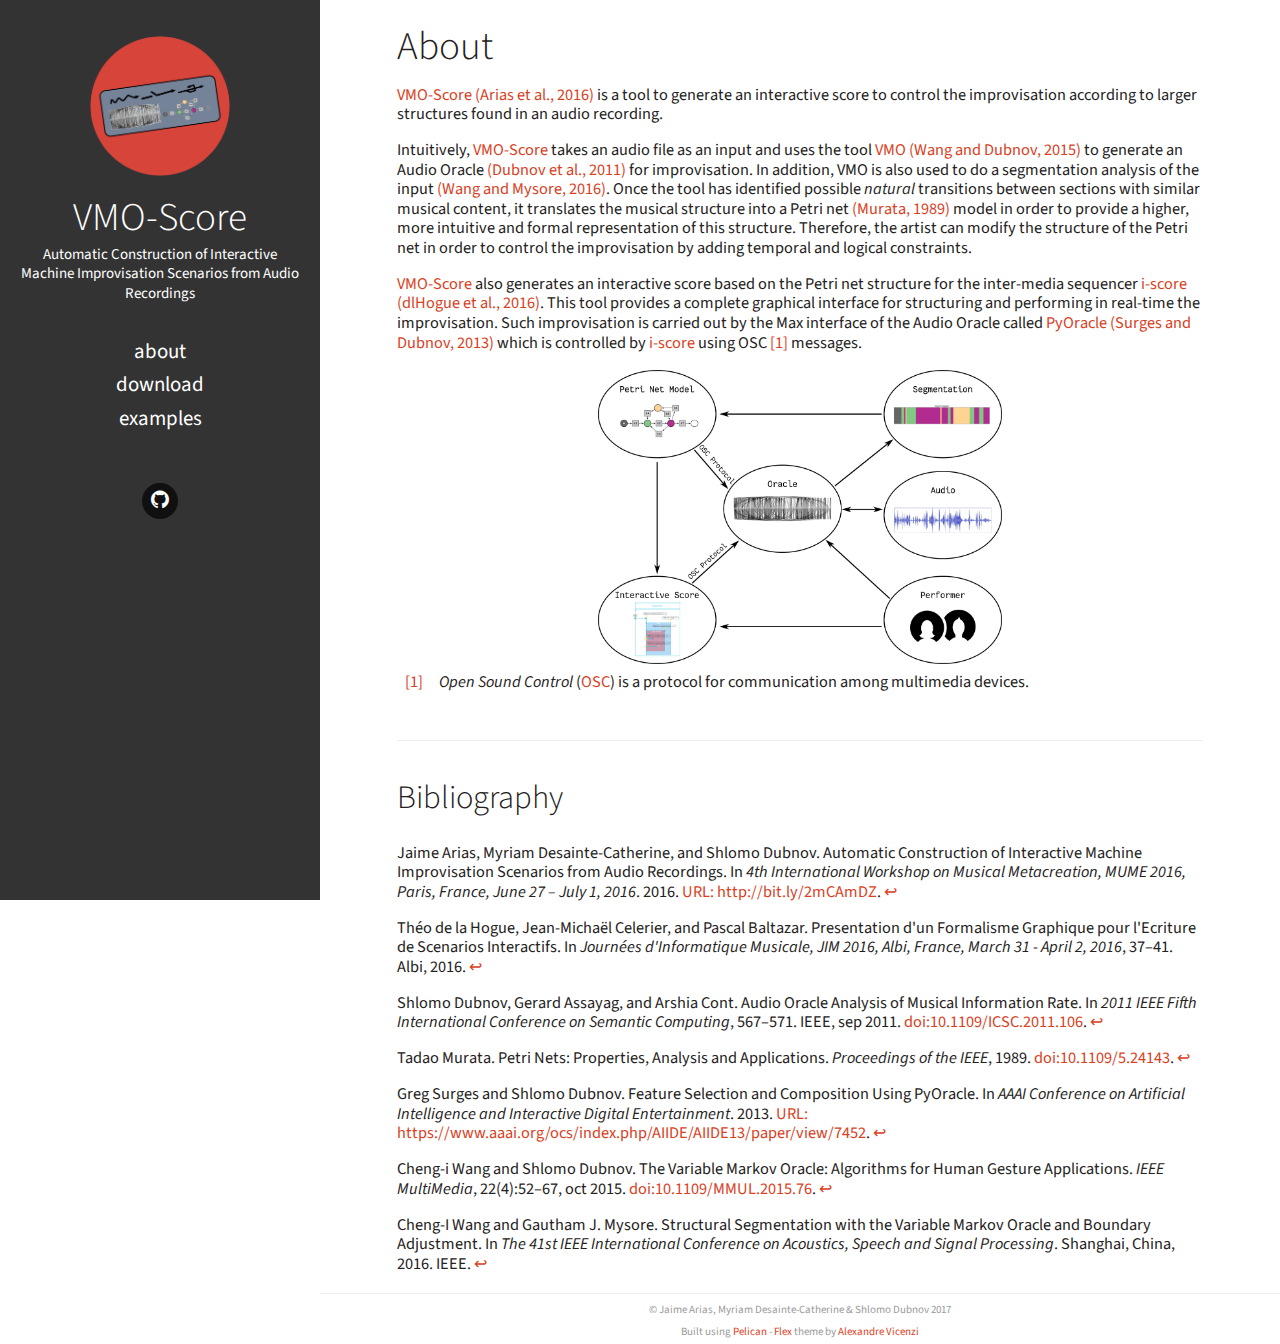
<file: index.html>
<!DOCTYPE html>
<html lang="en">
<head>
  <link href='//fonts.googleapis.com/css?family=Source+Sans+Pro:300,400,700,400italic' rel='stylesheet' type='text/css'>

    <link rel="stylesheet" type="text/css" href="https://vmo-score.github.io/theme/stylesheet/style.min.css">

  <link rel="stylesheet" type="text/css" href="https://vmo-score.github.io/theme/pygments/github.min.css">
  <link rel="stylesheet" type="text/css" href="https://vmo-score.github.io/theme/font-awesome/css/font-awesome.min.css">


    <link href="https://vmo-score.github.io/feeds/all.atom.xml" type="application/atom+xml" rel="alternate" title="Interactive Machine Improvisation Scenarios Atom">


    <link rel="shortcut icon" href="/theme/img/favicon.ico" type="image/x-icon">
    <link rel="icon" href="/theme/img/favicon.ico" type="image/x-icon">

  <meta charset="utf-8" />
  <meta name="viewport" content="width=device-width, initial-scale=1.0" />
  <meta name="robots" content="" />


    <meta name="author" content="Jaime Arias, Myriam Desainte-Catherine &amp; Shlomo Dubnov" />
    <meta name="description" content="" />
<meta property="og:site_name" content="Interactive Machine Improvisation Scenarios"/>
<meta property="og:type" content="blog"/>
<meta property="og:title" content="Interactive Machine Improvisation Scenarios"/>
<meta property="og:description" content=""/>
<meta property="og:locale" content="en_US"/>
<meta property="og:url" content="https://vmo-score.github.io"/>

  <title>Interactive Machine Improvisation Scenarios &ndash; About</title>
</head>
<body>
  <aside>
    <div>
      <a href="https://vmo-score.github.io">
        <img src="https://vmo-score.github.io/theme/img/profile.png" alt="VMO-Score" title="VMO-Score">
      </a>
      <h1><a href="https://vmo-score.github.io">VMO-Score</a></h1>
<p>Automatic Construction of Interactive Machine Improvisation
                  Scenarios from Audio Recordings</p>      <nav>
        <ul class="list">
          <li><a href="https://vmo-score.github.io/">About</a></li>
          <li><a href="https://vmo-score.github.io/download.html">Download</a></li>
          <li><a href="https://vmo-score.github.io/examples.html">Examples</a></li>
        </ul>
      </nav>
      <ul class="social">
        <li><a class="sc-github" href="https://github.com/vmo-score/vmo-score" target="_blank"><i class="fa fa-github"></i></a></li>
      </ul>
    </div>
  </aside>
  <main>

<article>
  <header>
    <h1 id="about">About</h1>
  </header>
  <div>
    <p><a class="reference external" href="https://vmo-score.github.io/">VMO-Score</a> <a href='#Arias:2016' id='ref-Arias:2016-1'>(Arias et al., 2016)</a> is a tool to generate an interactive score to control
the improvisation according to larger structures found in an audio recording.</p>
<p>Intuitively, <a class="reference external" href="https://vmo-score.github.io/">VMO-Score</a> takes an audio file as an input and uses the tool <a class="reference external" href="https://github.com/wangsix/vmo">VMO</a>
<a href='#Wang:2015' id='ref-Wang:2015-1'>(Wang and Dubnov, 2015)</a> to generate an Audio Oracle <a href='#Dubnov:2011' id='ref-Dubnov:2011-1'>(Dubnov et al., 2011)</a> for improvisation. In
addition, VMO is also used to do a segmentation analysis of the input
<a href='#Wang2016' id='ref-Wang2016-1'>(Wang and Mysore, 2016)</a>. Once the tool has identified possible <em>natural</em> transitions
between sections with similar musical content, it translates the musical
structure into a Petri net <a href='#Murata:1989' id='ref-Murata:1989-1'>(Murata, 1989)</a> model in order to provide a higher,
more intuitive and formal representation of this structure. Therefore, the
artist can modify the structure of the Petri net in order to control the
improvisation by adding temporal and logical constraints.</p>
<p><a class="reference external" href="https://vmo-score.github.io/">VMO-Score</a> also generates an interactive score based on the Petri net structure
for the inter-media sequencer <a class="reference external" href="http://i-score.org/">i-score</a> <a href='#delaHogue:2016' id='ref-delaHogue:2016-1'>(dlHogue et al., 2016)</a>. This tool provides
a complete graphical interface for structuring and performing in real-time the
improvisation. Such improvisation is carried out by the Max interface of the
Audio Oracle called <a class="reference external" href="https://gitlab.com/himito/PyOracle_I-score">PyOracle</a> <a href='#Surges:2013' id='ref-Surges:2013-1'>(Surges and Dubnov, 2013)</a> which is controlled by <a class="reference external" href="http://i-score.org/">i-score</a>
using OSC <a class="footnote-reference" href="#id2" id="id1">[1]</a> messages.</p>
<img alt="summary" class="align-center" src="https://vmo-score.github.io/images/summary.png" style="width: 50%;" />
<table class="docutils footnote" frame="void" id="id2" rules="none">
<colgroup><col class="label" /><col /></colgroup>
<tbody valign="top">
<tr><td class="label"><a class="fn-backref" href="#id1">[1]</a></td><td><em>Open Sound Control</em> (<a class="reference external" href="http://opensoundcontrol.org/">OSC</a>) is a protocol for communication among multimedia devices.</td></tr>
</tbody>
</table>
<hr>
<h2>Bibliography</h2>
<p id='Arias:2016'>Jaime Arias, Myriam Desainte-Catherine, and Shlomo Dubnov.
Automatic Construction of Interactive Machine Improvisation Scenarios from Audio Recordings.
In <em>4th International Workshop on Musical Metacreation, MUME 2016, Paris, France, June 27 – July 1, 2016</em>. 2016.
<a href="http://bit.ly/2mCAmDZ">URL: http://bit.ly/2mCAmDZ</a>. <a class="cite-backref" href="#ref-Arias:2016-1" title="Jump back to reference 1">↩</a></p>
<p id='delaHogue:2016'>Théo de&nbsp;la Hogue, Jean-Michaël Celerier, and Pascal Baltazar.
Presentation d'un Formalisme Graphique pour l'Ecriture de Scenarios Interactifs.
In <em>Journées d'Informatique Musicale, JIM 2016, Albi, France, March 31 - April 2, 2016</em>, 37&ndash;41. Albi, 2016. <a class="cite-backref" href="#ref-delaHogue:2016-1" title="Jump back to reference 1">↩</a></p>
<p id='Dubnov:2011'>Shlomo Dubnov, Gerard Assayag, and Arshia Cont.
Audio Oracle Analysis of Musical Information Rate.
In <em>2011 IEEE Fifth International Conference on Semantic Computing</em>, 567&ndash;571. IEEE, sep 2011.
<a href="http://dx.doi.org/10.1109/ICSC.2011.106">doi:10.1109/ICSC.2011.106</a>. <a class="cite-backref" href="#ref-Dubnov:2011-1" title="Jump back to reference 1">↩</a></p>
<p id='Murata:1989'>Tadao Murata.
Petri Nets: Properties, Analysis and Applications.
<em>Proceedings of the IEEE</em>, 1989.
<a href="http://dx.doi.org/10.1109/5.24143">doi:10.1109/5.24143</a>. <a class="cite-backref" href="#ref-Murata:1989-1" title="Jump back to reference 1">↩</a></p>
<p id='Surges:2013'>Greg Surges and Shlomo Dubnov.
Feature Selection and Composition Using PyOracle.
In <em>AAAI Conference on Artificial Intelligence and Interactive Digital Entertainment</em>. 2013.
<a href="https://www.aaai.org/ocs/index.php/AIIDE/AIIDE13/paper/view/7452">URL: https://www.aaai.org/ocs/index.php/AIIDE/AIIDE13/paper/view/7452</a>. <a class="cite-backref" href="#ref-Surges:2013-1" title="Jump back to reference 1">↩</a></p>
<p id='Wang:2015'>Cheng-i Wang and Shlomo Dubnov.
The Variable Markov Oracle: Algorithms for Human Gesture Applications.
<em>IEEE MultiMedia</em>, 22(4):52&ndash;67, oct 2015.
<a href="http://dx.doi.org/10.1109/MMUL.2015.76">doi:10.1109/MMUL.2015.76</a>. <a class="cite-backref" href="#ref-Wang:2015-1" title="Jump back to reference 1">↩</a></p>
<p id='Wang2016'>Cheng-I Wang and Gautham&nbsp;J. Mysore.
Structural Segmentation with the Variable Markov Oracle and Boundary Adjustment.
In <em>The 41st IEEE International Conference on Acoustics, Speech and Signal Processing</em>. Shanghai, China, 2016. IEEE. <a class="cite-backref" href="#ref-Wang2016-1" title="Jump back to reference 1">↩</a></p>

  </div>
</article>

    <footer>
        <p>&copy; Jaime Arias, Myriam Desainte-Catherine &amp; Shlomo Dubnov 2017</p>
<p>Built using <a href="http://getpelican.com" target="_blank">Pelican</a> - <a href="https://github.com/alexandrevicenzi/flex" target="_blank">Flex</a> theme by <a href="http://alexandrevicenzi.com" target="_blank">Alexandre Vicenzi</a></p>    </footer>
  </main>





</body>
</html>
</file>
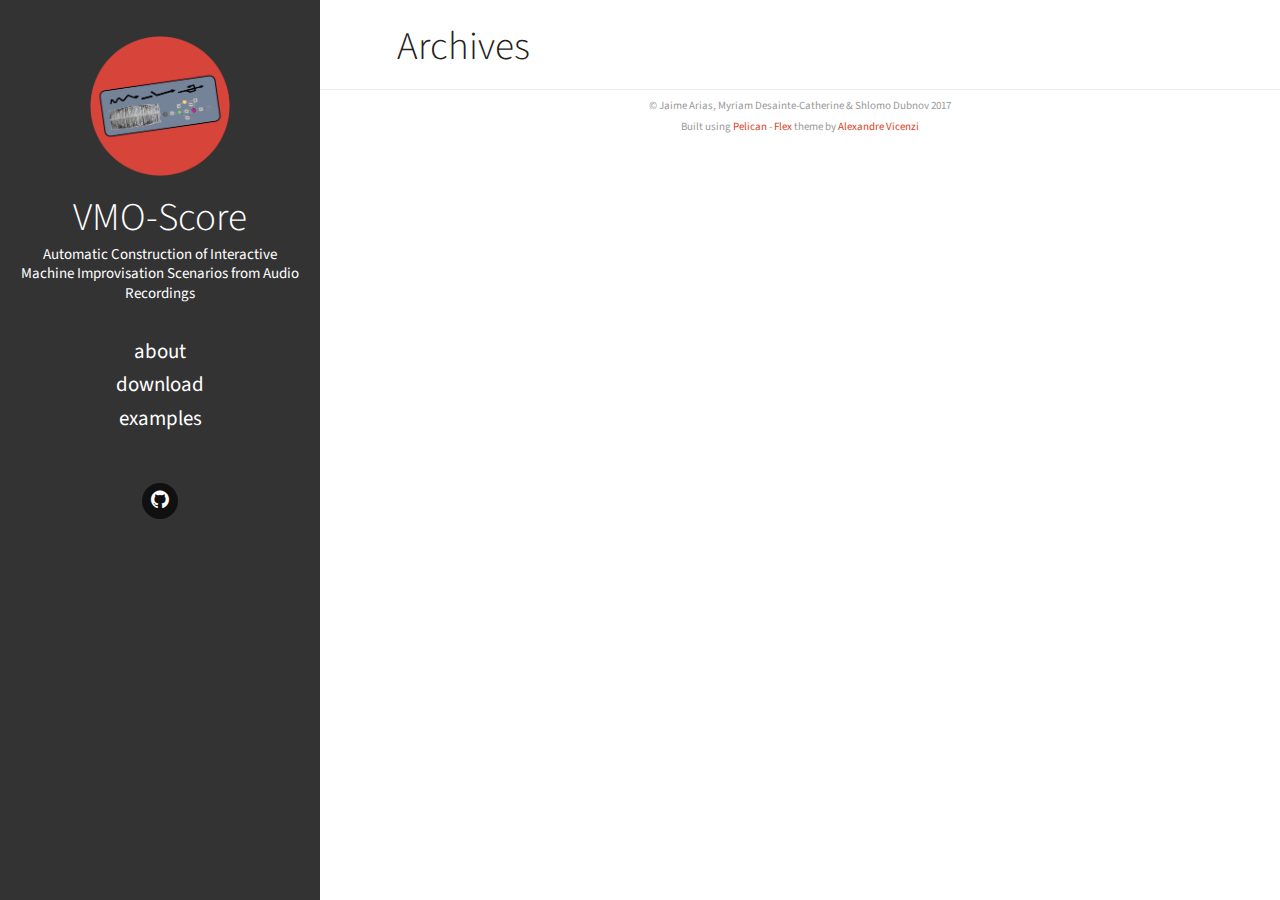
<file: archives.html>
<!DOCTYPE html>
<html lang="en">
<head>
  <link href='//fonts.googleapis.com/css?family=Source+Sans+Pro:300,400,700,400italic' rel='stylesheet' type='text/css'>

    <link rel="stylesheet" type="text/css" href="https://vmo-score.github.io/theme/stylesheet/style.min.css">

  <link rel="stylesheet" type="text/css" href="https://vmo-score.github.io/theme/pygments/github.min.css">
  <link rel="stylesheet" type="text/css" href="https://vmo-score.github.io/theme/font-awesome/css/font-awesome.min.css">


    <link href="https://vmo-score.github.io/feeds/all.atom.xml" type="application/atom+xml" rel="alternate" title="Interactive Machine Improvisation Scenarios Atom">


    <link rel="shortcut icon" href="/theme/img/favicon.ico" type="image/x-icon">
    <link rel="icon" href="/theme/img/favicon.ico" type="image/x-icon">

  <meta charset="utf-8" />
  <meta name="viewport" content="width=device-width, initial-scale=1.0" />
  <meta name="robots" content="" />


    <meta name="author" content="Jaime Arias, Myriam Desainte-Catherine &amp; Shlomo Dubnov" />
    <meta name="description" content="" />
<meta property="og:site_name" content="Interactive Machine Improvisation Scenarios"/>
<meta property="og:type" content="blog"/>
<meta property="og:title" content="Interactive Machine Improvisation Scenarios"/>
<meta property="og:description" content=""/>
<meta property="og:locale" content="en_US"/>
<meta property="og:url" content="https://vmo-score.github.io"/>

  <title>Interactive Machine Improvisation Scenarios &ndash; Archives</title>
</head>
<body>
  <aside>
    <div>
      <a href="https://vmo-score.github.io">
        <img src="https://vmo-score.github.io/theme/img/profile.png" alt="VMO-Score" title="VMO-Score">
      </a>
      <h1><a href="https://vmo-score.github.io">VMO-Score</a></h1>
<p>Automatic Construction of Interactive Machine Improvisation
                  Scenarios from Audio Recordings</p>      <nav>
        <ul class="list">
          <li><a href="https://vmo-score.github.io/">About</a></li>
          <li><a href="https://vmo-score.github.io/download.html">Download</a></li>
          <li><a href="https://vmo-score.github.io/examples.html">Examples</a></li>
        </ul>
      </nav>
      <ul class="social">
        <li><a class="sc-github" href="https://github.com/vmo-score/vmo-score" target="_blank"><i class="fa fa-github"></i></a></li>
      </ul>
    </div>
  </aside>
  <main>

<article>
  <header>
    <h1>Archives</h1>
  </header>
  <div>
    <dl>
    </dl>
  </div>
</article>

    <footer>
        <p>&copy; Jaime Arias, Myriam Desainte-Catherine &amp; Shlomo Dubnov 2017</p>
<p>Built using <a href="http://getpelican.com" target="_blank">Pelican</a> - <a href="https://github.com/alexandrevicenzi/flex" target="_blank">Flex</a> theme by <a href="http://alexandrevicenzi.com" target="_blank">Alexandre Vicenzi</a></p>    </footer>
  </main>





</body>
</html>
</file>
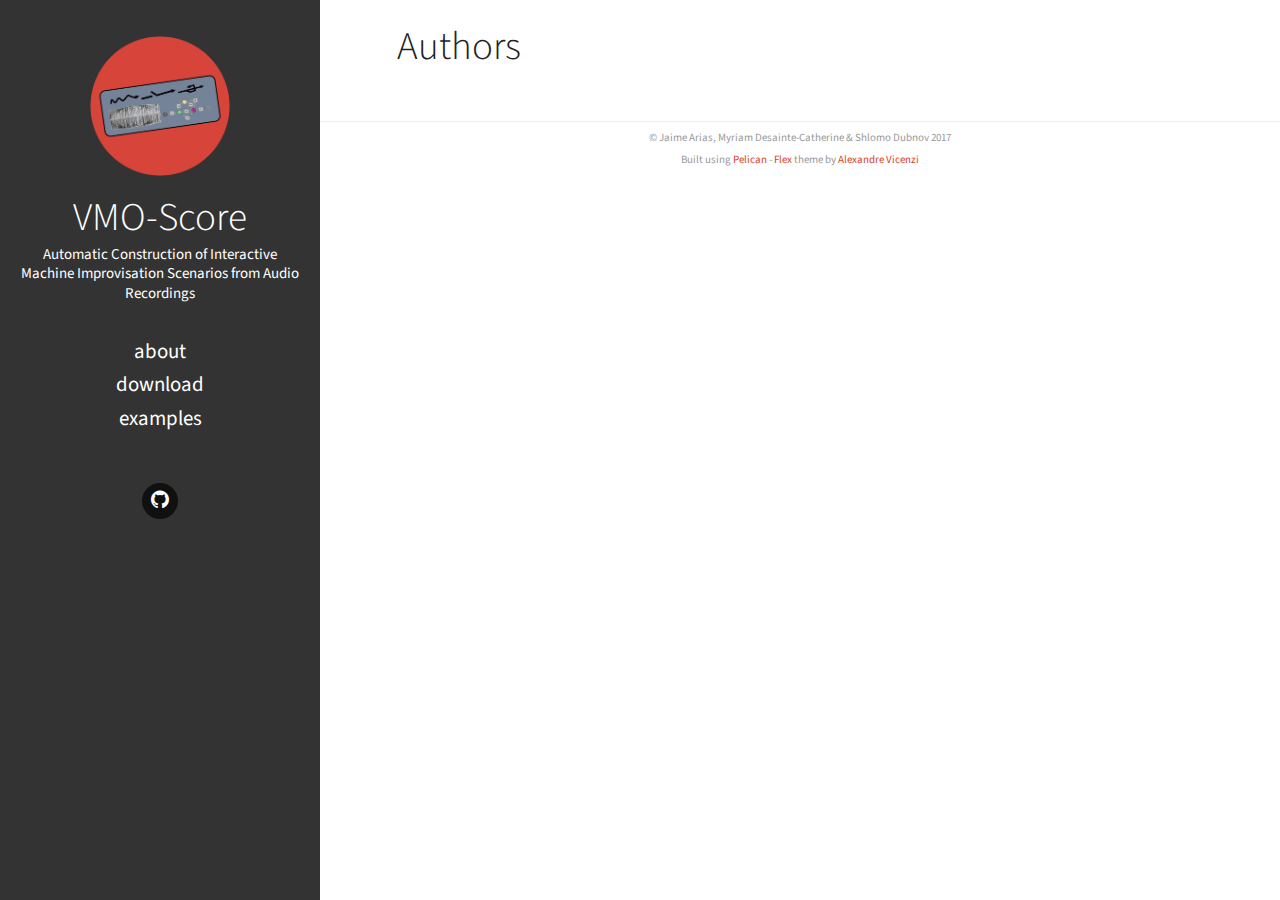
<file: authors.html>
<!DOCTYPE html>
<html lang="en">
<head>
  <link href='//fonts.googleapis.com/css?family=Source+Sans+Pro:300,400,700,400italic' rel='stylesheet' type='text/css'>

    <link rel="stylesheet" type="text/css" href="https://vmo-score.github.io/theme/stylesheet/style.min.css">

  <link rel="stylesheet" type="text/css" href="https://vmo-score.github.io/theme/pygments/github.min.css">
  <link rel="stylesheet" type="text/css" href="https://vmo-score.github.io/theme/font-awesome/css/font-awesome.min.css">


    <link href="https://vmo-score.github.io/feeds/all.atom.xml" type="application/atom+xml" rel="alternate" title="Interactive Machine Improvisation Scenarios Atom">


    <link rel="shortcut icon" href="/theme/img/favicon.ico" type="image/x-icon">
    <link rel="icon" href="/theme/img/favicon.ico" type="image/x-icon">

  <meta charset="utf-8" />
  <meta name="viewport" content="width=device-width, initial-scale=1.0" />
  <meta name="robots" content="" />


    <meta name="author" content="Jaime Arias, Myriam Desainte-Catherine &amp; Shlomo Dubnov" />
    <meta name="description" content="" />
<meta property="og:site_name" content="Interactive Machine Improvisation Scenarios"/>
<meta property="og:type" content="blog"/>
<meta property="og:title" content="Interactive Machine Improvisation Scenarios"/>
<meta property="og:description" content=""/>
<meta property="og:locale" content="en_US"/>
<meta property="og:url" content="https://vmo-score.github.io"/>

  <title>Interactive Machine Improvisation Scenarios &ndash; Authors</title>
</head>
<body>
  <aside>
    <div>
      <a href="https://vmo-score.github.io">
        <img src="https://vmo-score.github.io/theme/img/profile.png" alt="VMO-Score" title="VMO-Score">
      </a>
      <h1><a href="https://vmo-score.github.io">VMO-Score</a></h1>
<p>Automatic Construction of Interactive Machine Improvisation
                  Scenarios from Audio Recordings</p>      <nav>
        <ul class="list">
          <li><a href="https://vmo-score.github.io/">About</a></li>
          <li><a href="https://vmo-score.github.io/download.html">Download</a></li>
          <li><a href="https://vmo-score.github.io/examples.html">Examples</a></li>
        </ul>
      </nav>
      <ul class="social">
        <li><a class="sc-github" href="https://github.com/vmo-score/vmo-score" target="_blank"><i class="fa fa-github"></i></a></li>
      </ul>
    </div>
  </aside>
  <main>

<article>
  <header>
    <h1>Authors</h1>
  </header>
  <div>
    <ul class="list">
    </ul>
  </div>
</article>

    <footer>
        <p>&copy; Jaime Arias, Myriam Desainte-Catherine &amp; Shlomo Dubnov 2017</p>
<p>Built using <a href="http://getpelican.com" target="_blank">Pelican</a> - <a href="https://github.com/alexandrevicenzi/flex" target="_blank">Flex</a> theme by <a href="http://alexandrevicenzi.com" target="_blank">Alexandre Vicenzi</a></p>    </footer>
  </main>





</body>
</html>
</file>
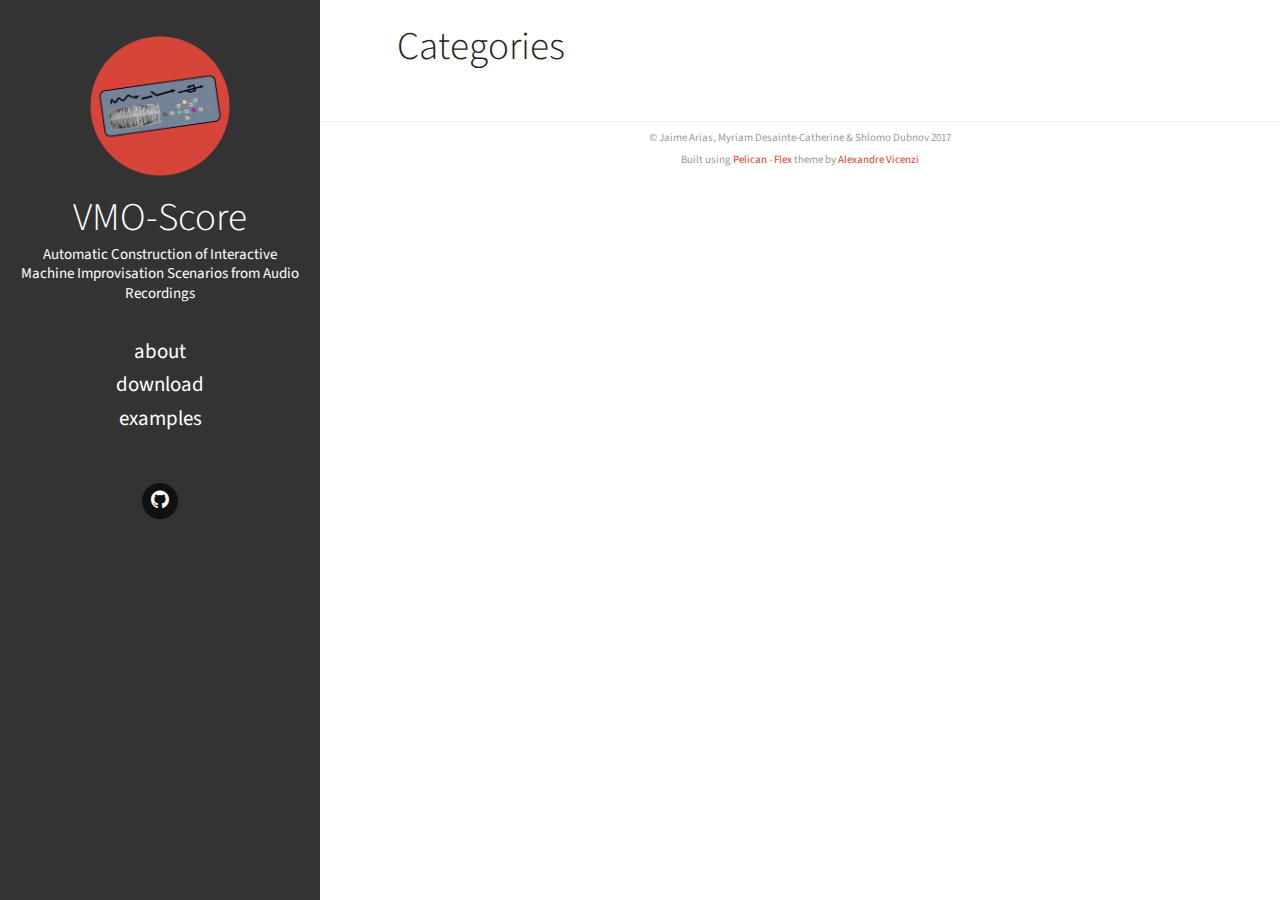
<file: categories.html>
<!DOCTYPE html>
<html lang="en">
<head>
  <link href='//fonts.googleapis.com/css?family=Source+Sans+Pro:300,400,700,400italic' rel='stylesheet' type='text/css'>

    <link rel="stylesheet" type="text/css" href="https://vmo-score.github.io/theme/stylesheet/style.min.css">

  <link rel="stylesheet" type="text/css" href="https://vmo-score.github.io/theme/pygments/github.min.css">
  <link rel="stylesheet" type="text/css" href="https://vmo-score.github.io/theme/font-awesome/css/font-awesome.min.css">


    <link href="https://vmo-score.github.io/feeds/all.atom.xml" type="application/atom+xml" rel="alternate" title="Interactive Machine Improvisation Scenarios Atom">


    <link rel="shortcut icon" href="/theme/img/favicon.ico" type="image/x-icon">
    <link rel="icon" href="/theme/img/favicon.ico" type="image/x-icon">

  <meta charset="utf-8" />
  <meta name="viewport" content="width=device-width, initial-scale=1.0" />
  <meta name="robots" content="" />


    <meta name="author" content="Jaime Arias, Myriam Desainte-Catherine &amp; Shlomo Dubnov" />
    <meta name="description" content="" />
<meta property="og:site_name" content="Interactive Machine Improvisation Scenarios"/>
<meta property="og:type" content="blog"/>
<meta property="og:title" content="Interactive Machine Improvisation Scenarios"/>
<meta property="og:description" content=""/>
<meta property="og:locale" content="en_US"/>
<meta property="og:url" content="https://vmo-score.github.io"/>

  <title>Interactive Machine Improvisation Scenarios &ndash; Categories</title>
</head>
<body>
  <aside>
    <div>
      <a href="https://vmo-score.github.io">
        <img src="https://vmo-score.github.io/theme/img/profile.png" alt="VMO-Score" title="VMO-Score">
      </a>
      <h1><a href="https://vmo-score.github.io">VMO-Score</a></h1>
<p>Automatic Construction of Interactive Machine Improvisation
                  Scenarios from Audio Recordings</p>      <nav>
        <ul class="list">
          <li><a href="https://vmo-score.github.io/">About</a></li>
          <li><a href="https://vmo-score.github.io/download.html">Download</a></li>
          <li><a href="https://vmo-score.github.io/examples.html">Examples</a></li>
        </ul>
      </nav>
      <ul class="social">
        <li><a class="sc-github" href="https://github.com/vmo-score/vmo-score" target="_blank"><i class="fa fa-github"></i></a></li>
      </ul>
    </div>
  </aside>
  <main>

<article>
  <header>
    <h1>Categories</h1>
  </header>
  <div>
    <ul class="list">
    </ul>
  </div>
</article>

    <footer>
        <p>&copy; Jaime Arias, Myriam Desainte-Catherine &amp; Shlomo Dubnov 2017</p>
<p>Built using <a href="http://getpelican.com" target="_blank">Pelican</a> - <a href="https://github.com/alexandrevicenzi/flex" target="_blank">Flex</a> theme by <a href="http://alexandrevicenzi.com" target="_blank">Alexandre Vicenzi</a></p>    </footer>
  </main>





</body>
</html>
</file>
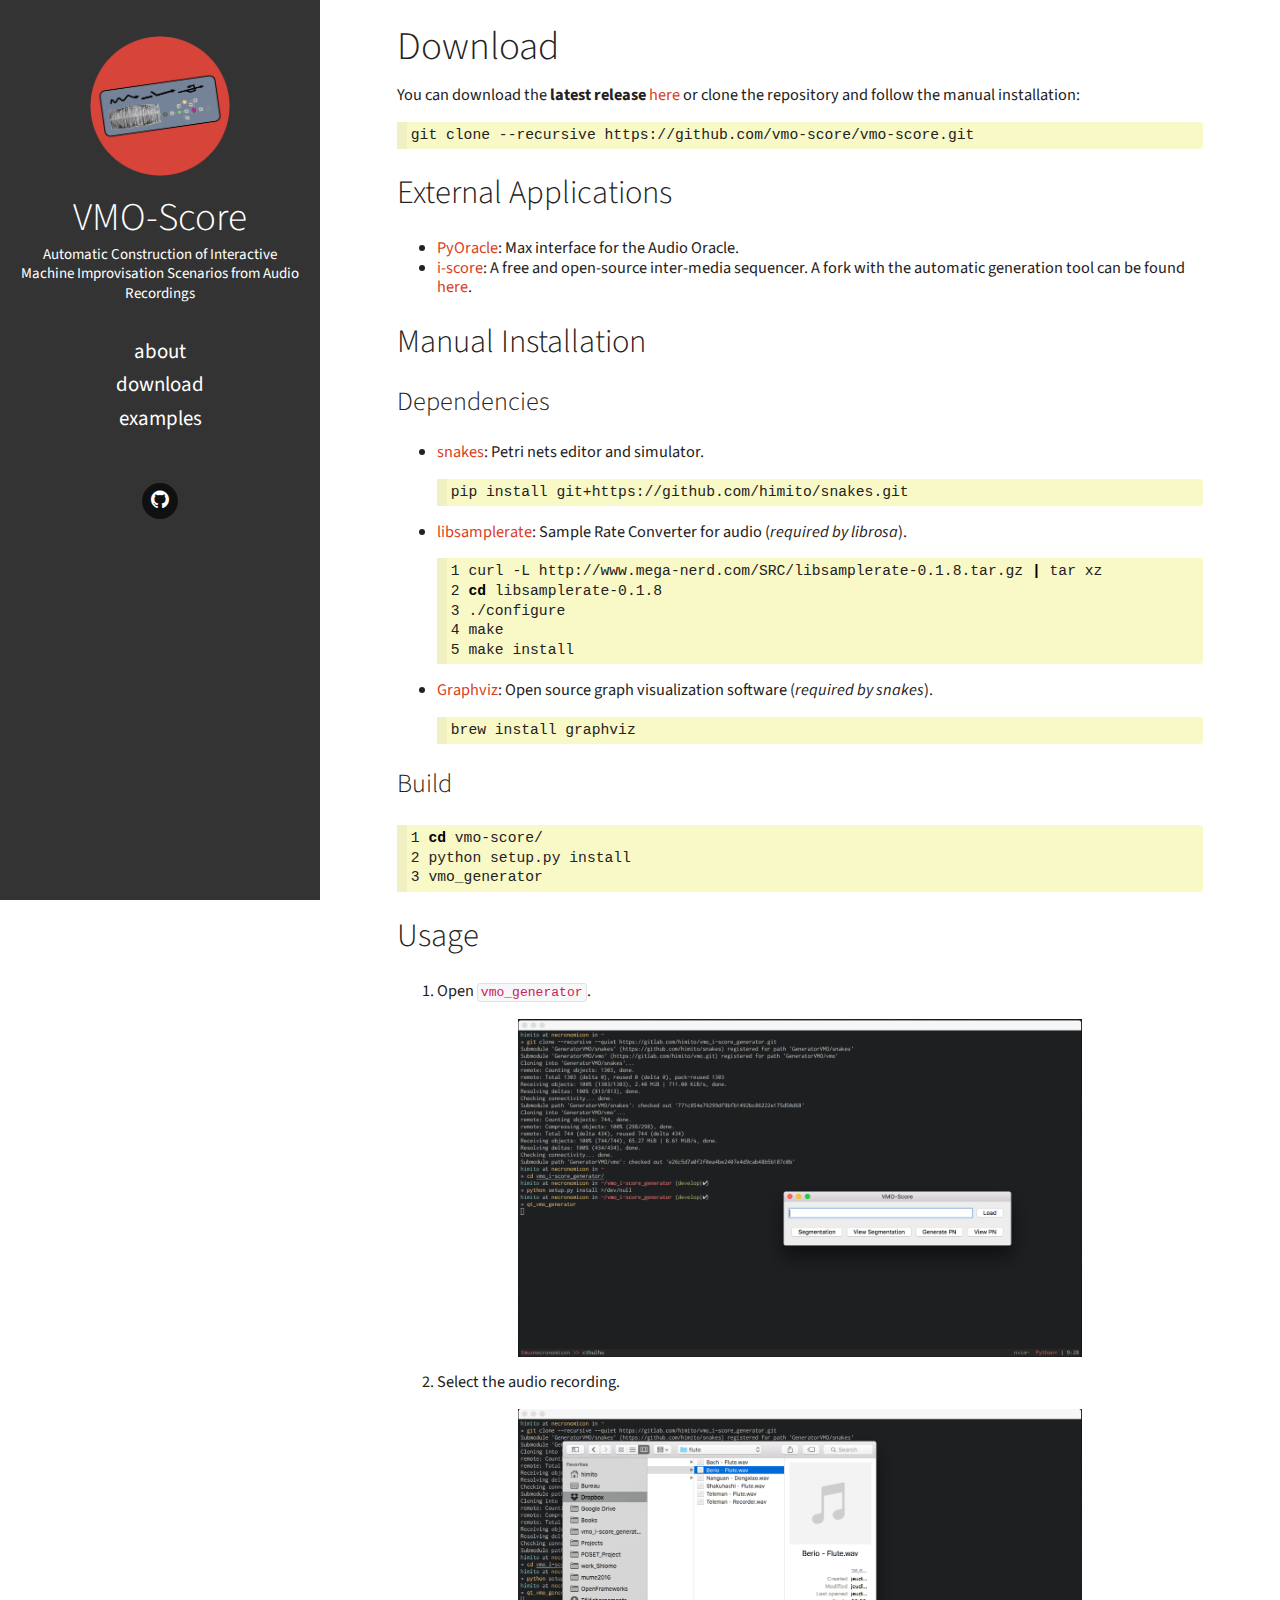
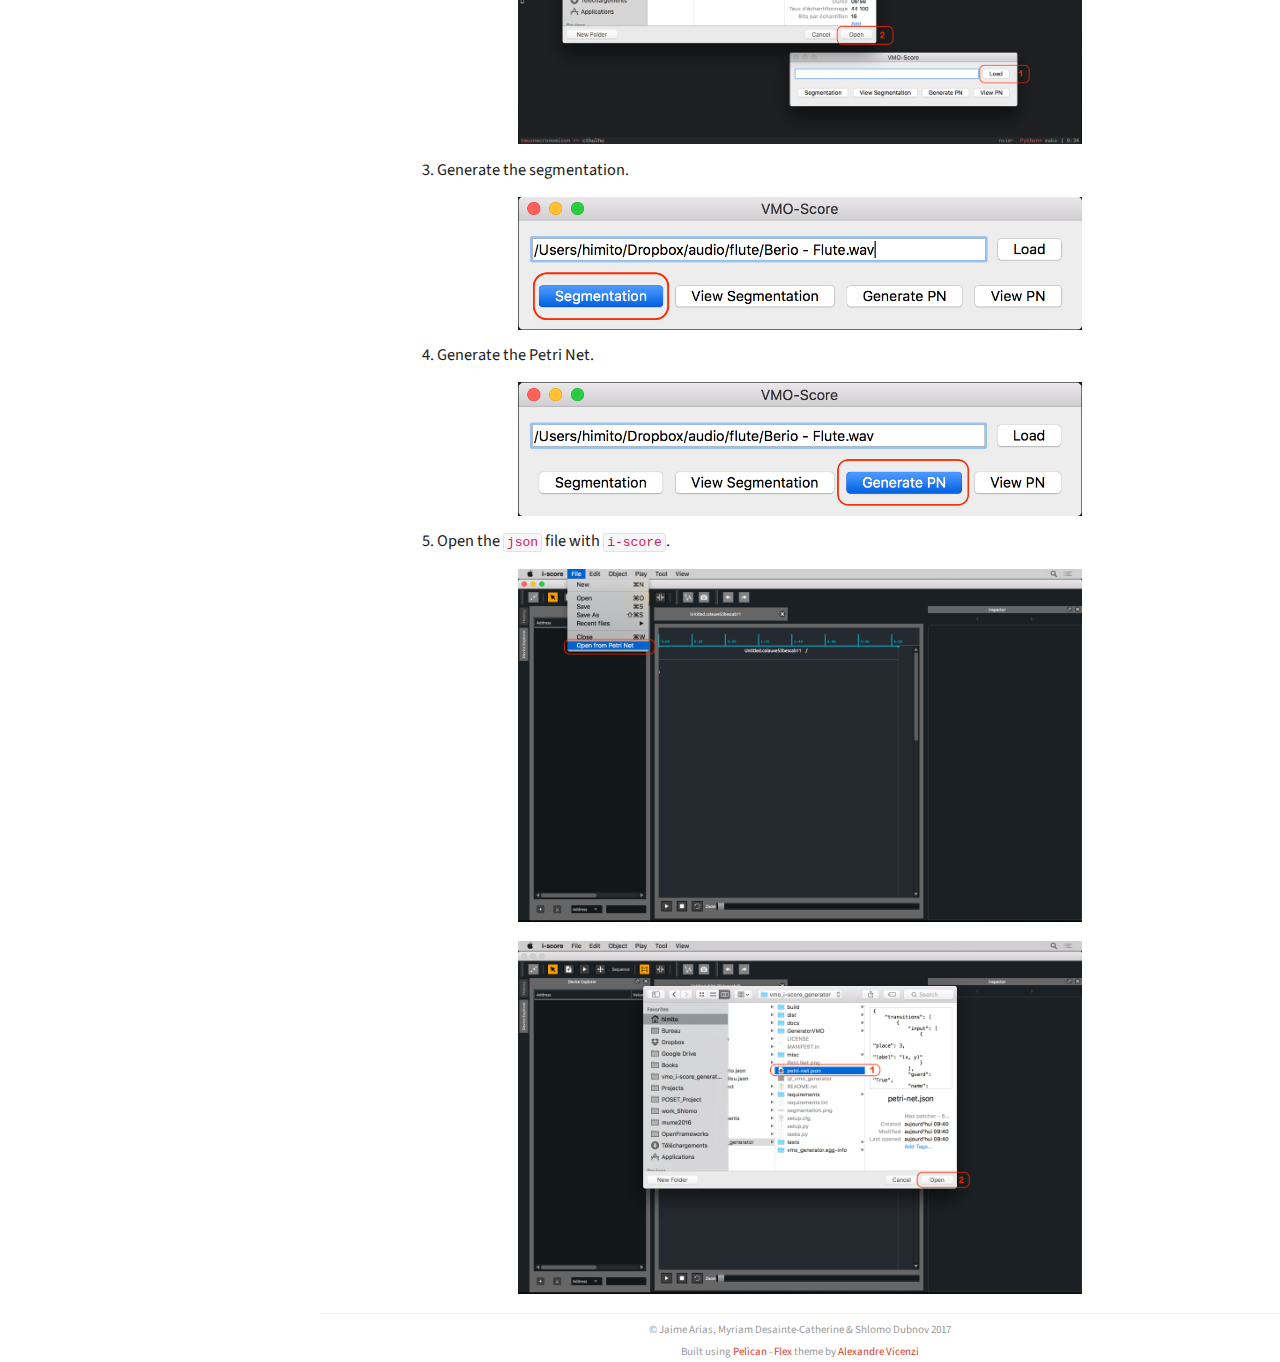
<file: download.html>
<!DOCTYPE html>
<html lang="en">
<head>
  <link href='//fonts.googleapis.com/css?family=Source+Sans+Pro:300,400,700,400italic' rel='stylesheet' type='text/css'>

    <link rel="stylesheet" type="text/css" href="https://vmo-score.github.io/theme/stylesheet/style.min.css">

  <link rel="stylesheet" type="text/css" href="https://vmo-score.github.io/theme/pygments/github.min.css">
  <link rel="stylesheet" type="text/css" href="https://vmo-score.github.io/theme/font-awesome/css/font-awesome.min.css">


    <link href="https://vmo-score.github.io/feeds/all.atom.xml" type="application/atom+xml" rel="alternate" title="Interactive Machine Improvisation Scenarios Atom">


    <link rel="shortcut icon" href="/theme/img/favicon.ico" type="image/x-icon">
    <link rel="icon" href="/theme/img/favicon.ico" type="image/x-icon">

  <meta charset="utf-8" />
  <meta name="viewport" content="width=device-width, initial-scale=1.0" />
  <meta name="robots" content="" />


    <meta name="author" content="Jaime Arias, Myriam Desainte-Catherine &amp; Shlomo Dubnov" />
    <meta name="description" content="" />
<meta property="og:site_name" content="Interactive Machine Improvisation Scenarios"/>
<meta property="og:type" content="blog"/>
<meta property="og:title" content="Interactive Machine Improvisation Scenarios"/>
<meta property="og:description" content=""/>
<meta property="og:locale" content="en_US"/>
<meta property="og:url" content="https://vmo-score.github.io"/>

  <title>Interactive Machine Improvisation Scenarios &ndash; Download</title>
</head>
<body>
  <aside>
    <div>
      <a href="https://vmo-score.github.io">
        <img src="https://vmo-score.github.io/theme/img/profile.png" alt="VMO-Score" title="VMO-Score">
      </a>
      <h1><a href="https://vmo-score.github.io">VMO-Score</a></h1>
<p>Automatic Construction of Interactive Machine Improvisation
                  Scenarios from Audio Recordings</p>      <nav>
        <ul class="list">
          <li><a href="https://vmo-score.github.io/">About</a></li>
          <li><a href="https://vmo-score.github.io/download.html">Download</a></li>
          <li><a href="https://vmo-score.github.io/examples.html">Examples</a></li>
        </ul>
      </nav>
      <ul class="social">
        <li><a class="sc-github" href="https://github.com/vmo-score/vmo-score" target="_blank"><i class="fa fa-github"></i></a></li>
      </ul>
    </div>
  </aside>
  <main>

<article>
  <header>
    <h1 id="download">Download</h1>
  </header>
  <div>
    <p>You can download the <strong>latest release</strong> <a class="reference external" href="https://github.com/vmo-score/vmo-score/releases">here</a> or clone the
repository and follow the manual installation:</p>
<div class="highlight"><pre><span></span>git clone --recursive https://github.com/vmo-score/vmo-score.git
</pre></div>
<div class="section" id="external-applications">
<h2>External Applications</h2>
<ul class="simple">
<li><a class="reference external" href="https://github.com/vmo-score/PyOracle_I-score">PyOracle</a>: Max interface for the Audio Oracle.</li>
<li><a class="reference external" href="http://i-score.org/">i-score</a>: A free and open-source inter-media sequencer. A fork with the automatic generation tool can be found <a class="reference external" href="https://github.com/vmo-score/i-score/releases/latest">here</a>.</li>
</ul>
</div>
<div class="section" id="manual-installation">
<h2>Manual Installation</h2>
<div class="section" id="dependencies">
<h3>Dependencies</h3>
<ul>
<li><p class="first"><a class="reference external" href="https://www.ibisc.univ-evry.fr/~fpommereau/SNAKES/">snakes</a>: Petri nets editor and simulator.</p>
<div class="highlight"><pre><span></span>pip install git+https://github.com/himito/snakes.git
</pre></div>
</li>
<li><p class="first"><a class="reference external" href="http://www.mega-nerd.com/SRC/">libsamplerate</a>: Sample Rate Converter for audio (<em>required by librosa</em>).</p>
<div class="highlight"><pre><span></span><span class="lineno">1 </span>curl -L http://www.mega-nerd.com/SRC/libsamplerate-0.1.8.tar.gz <span class="o">|</span> tar xz
<span class="lineno">2 </span><span class="k">cd</span> libsamplerate-0.1.8
<span class="lineno">3 </span>./configure
<span class="lineno">4 </span>make
<span class="lineno">5 </span>make install
</pre></div>
</li>
<li><p class="first"><a class="reference external" href="http://www.graphviz.org/">Graphviz</a>: Open source graph visualization software (<em>required by snakes</em>).</p>
<div class="highlight"><pre><span></span>brew install graphviz
</pre></div>
</li>
</ul>
</div>
<div class="section" id="build">
<h3>Build</h3>
<div class="highlight"><pre><span></span><span class="lineno">1 </span><span class="k">cd</span> vmo-score/
<span class="lineno">2 </span>python setup.py install
<span class="lineno">3 </span>vmo_generator
</pre></div>
</div>
</div>
<div class="section" id="usage">
<h2>Usage</h2>
<ol class="arabic simple">
<li>Open <code>vmo_generator</code>.</li>
</ol>
<img alt="summary" class="align-center" src="https://vmo-score.github.io/images/vmo-score-open.png" style="width: 70%;" />
<ol class="arabic simple" start="2">
<li>Select the audio recording.</li>
</ol>
<img alt="summary" class="align-center" src="https://vmo-score.github.io/images/open-audio.png" style="width: 70%;" />
<ol class="arabic simple" start="3">
<li>Generate the segmentation.</li>
</ol>
<img alt="summary" class="align-center" src="https://vmo-score.github.io/images/segmentation-gui.png" style="width: 70%;" />
<ol class="arabic simple" start="4">
<li>Generate the Petri Net.</li>
</ol>
<img alt="summary" class="align-center" src="https://vmo-score.github.io/images/petri-net-gui.png" style="width: 70%;" />
<ol class="arabic simple" start="5">
<li>Open the <code>json</code> file with <code>i-score</code>.</li>
</ol>
<img alt="summary" class="align-center" src="https://vmo-score.github.io/images/iscore-open.png" style="width: 70%;" />
<div class="line-block">
<div class="line"><br /></div>
</div>
<img alt="summary" class="align-center" src="https://vmo-score.github.io/images/iscore-json.png" style="width: 70%;" />
</div>

  </div>
</article>

    <footer>
        <p>&copy; Jaime Arias, Myriam Desainte-Catherine &amp; Shlomo Dubnov 2017</p>
<p>Built using <a href="http://getpelican.com" target="_blank">Pelican</a> - <a href="https://github.com/alexandrevicenzi/flex" target="_blank">Flex</a> theme by <a href="http://alexandrevicenzi.com" target="_blank">Alexandre Vicenzi</a></p>    </footer>
  </main>





</body>
</html>
</file>
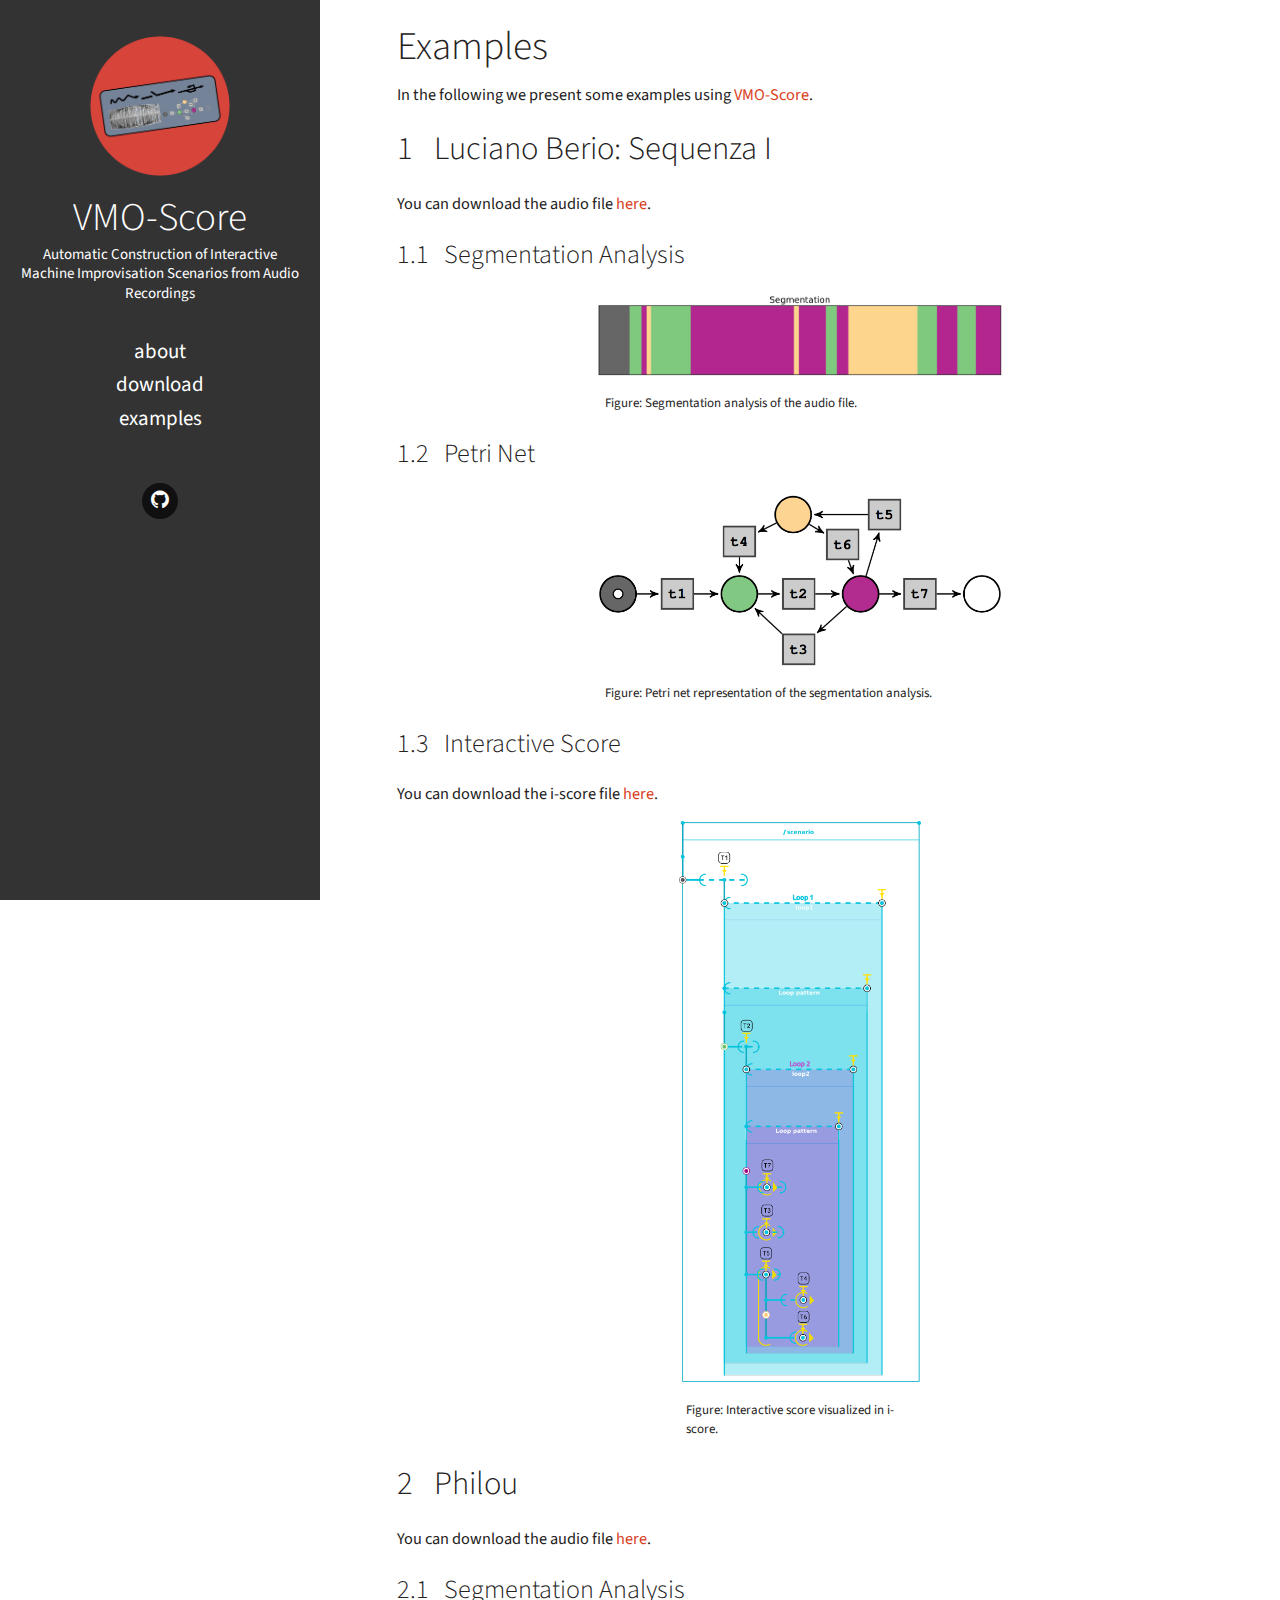
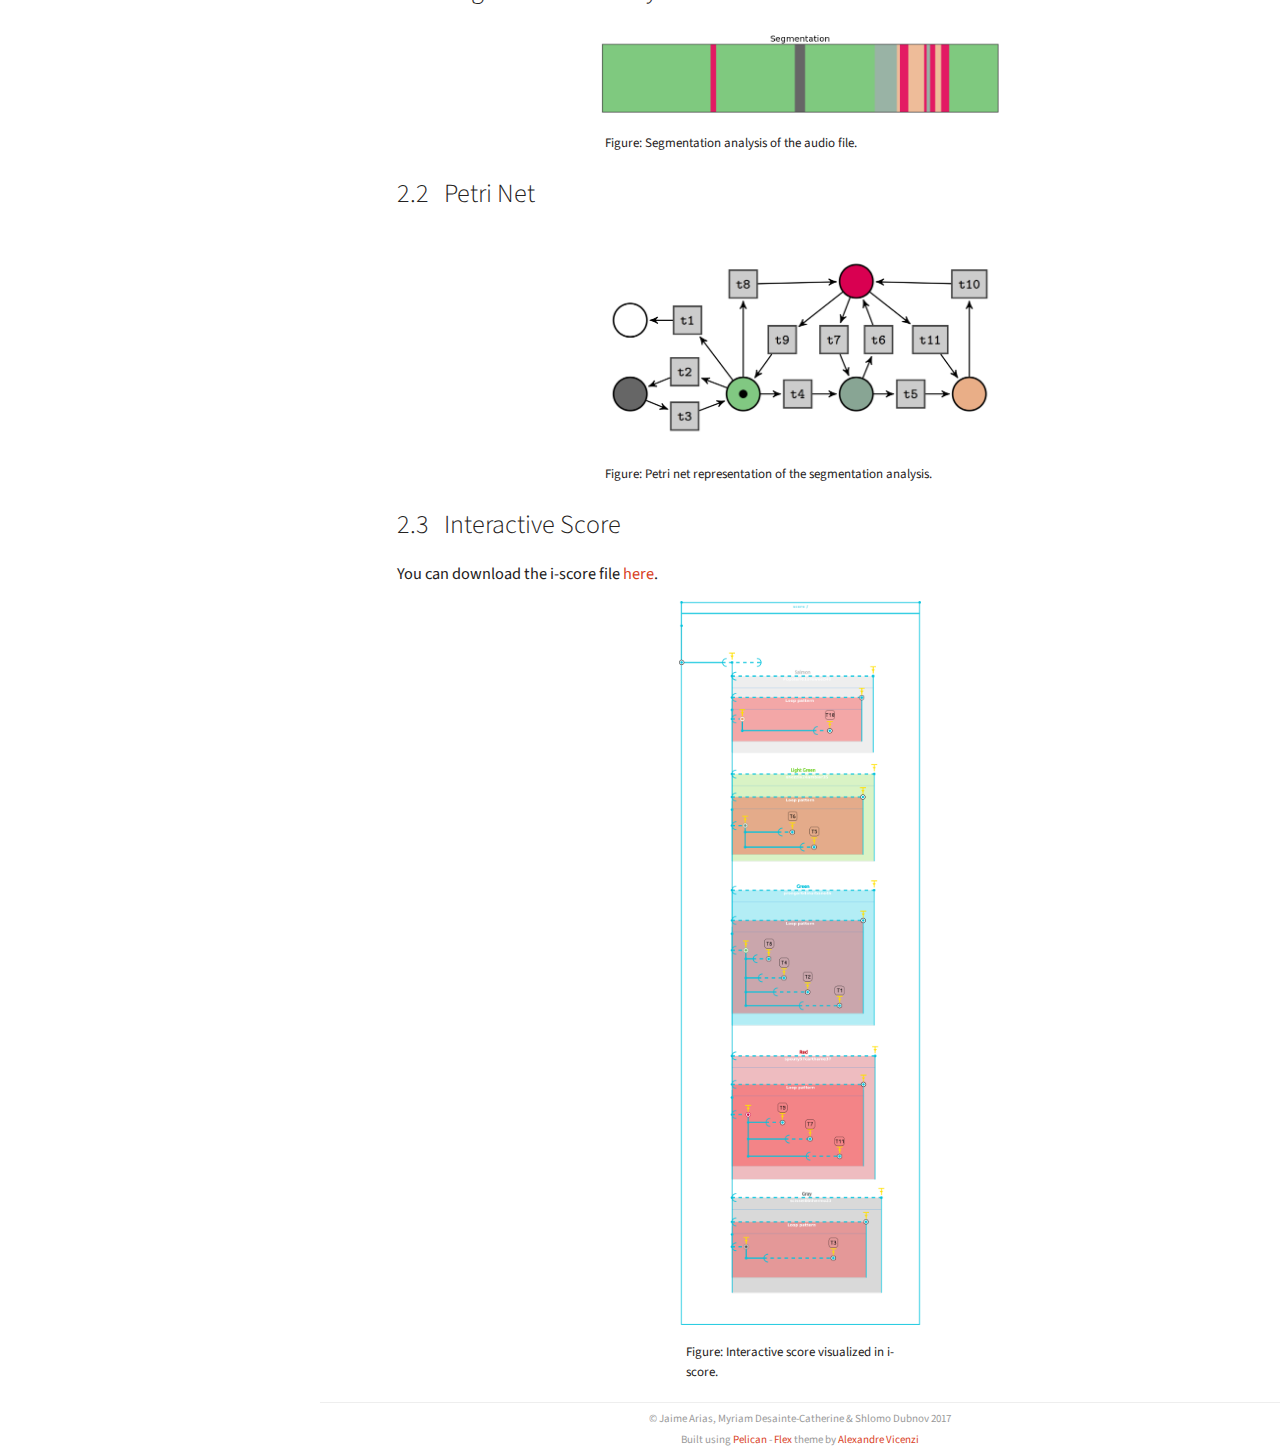
<file: examples.html>
<!DOCTYPE html>
<html lang="en">
<head>
  <link href='//fonts.googleapis.com/css?family=Source+Sans+Pro:300,400,700,400italic' rel='stylesheet' type='text/css'>

    <link rel="stylesheet" type="text/css" href="https://vmo-score.github.io/theme/stylesheet/style.min.css">

  <link rel="stylesheet" type="text/css" href="https://vmo-score.github.io/theme/pygments/github.min.css">
  <link rel="stylesheet" type="text/css" href="https://vmo-score.github.io/theme/font-awesome/css/font-awesome.min.css">


    <link href="https://vmo-score.github.io/feeds/all.atom.xml" type="application/atom+xml" rel="alternate" title="Interactive Machine Improvisation Scenarios Atom">


    <link rel="shortcut icon" href="/theme/img/favicon.ico" type="image/x-icon">
    <link rel="icon" href="/theme/img/favicon.ico" type="image/x-icon">

  <meta charset="utf-8" />
  <meta name="viewport" content="width=device-width, initial-scale=1.0" />
  <meta name="robots" content="" />


    <meta name="author" content="Jaime Arias, Myriam Desainte-Catherine &amp; Shlomo Dubnov" />
    <meta name="description" content="" />
<meta property="og:site_name" content="Interactive Machine Improvisation Scenarios"/>
<meta property="og:type" content="blog"/>
<meta property="og:title" content="Interactive Machine Improvisation Scenarios"/>
<meta property="og:description" content=""/>
<meta property="og:locale" content="en_US"/>
<meta property="og:url" content="https://vmo-score.github.io"/>

  <title>Interactive Machine Improvisation Scenarios &ndash; Examples</title>
</head>
<body>
  <aside>
    <div>
      <a href="https://vmo-score.github.io">
        <img src="https://vmo-score.github.io/theme/img/profile.png" alt="VMO-Score" title="VMO-Score">
      </a>
      <h1><a href="https://vmo-score.github.io">VMO-Score</a></h1>
<p>Automatic Construction of Interactive Machine Improvisation
                  Scenarios from Audio Recordings</p>      <nav>
        <ul class="list">
          <li><a href="https://vmo-score.github.io/">About</a></li>
          <li><a href="https://vmo-score.github.io/download.html">Download</a></li>
          <li><a href="https://vmo-score.github.io/examples.html">Examples</a></li>
        </ul>
      </nav>
      <ul class="social">
        <li><a class="sc-github" href="https://github.com/vmo-score/vmo-score" target="_blank"><i class="fa fa-github"></i></a></li>
      </ul>
    </div>
  </aside>
  <main>

<article>
  <header>
    <h1 id="examples">Examples</h1>
  </header>
  <div>
    <p>In the following we present some examples using <a class="reference external" href="https://vmo-score.github.io/">VMO-Score</a>.</p>
<div class="section" id="luciano-berio-sequenza-i">
<h2>1&nbsp;&nbsp;&nbsp;Luciano Berio: Sequenza I</h2>
<p>You can download the audio file <a class="reference external" href="https://vmo-score.github.io/examples/berio/Berio-Flute.wav">here</a>.</p>
<div class="section" id="segmentation-analysis">
<h3>1.1&nbsp;&nbsp;&nbsp;Segmentation Analysis</h3>
<div class="align-center figure" style="width: 50%">
<img alt="summary" src="https://vmo-score.github.io/examples/berio/segmentation.png" />
<p class="caption">Figure:  Segmentation analysis of the audio file.</p>
</div>
</div>
<div class="section" id="petri-net">
<h3>1.2&nbsp;&nbsp;&nbsp;Petri Net</h3>
<div class="align-center figure" style="width: 50%">
<img alt="summary" src="https://vmo-score.github.io/examples/berio/petri-net.png" />
<p class="caption">Figure:  Petri net representation of the segmentation analysis.</p>
</div>
</div>
<div class="section" id="interactive-score">
<h3>1.3&nbsp;&nbsp;&nbsp;Interactive Score</h3>
<p>You can download the i-score file <a class="reference external" href="https://vmo-score.github.io/examples/berio/scenario.scorejson">here</a>.</p>
<div class="align-center figure" style="width: 30%">
<img alt="summary" src="https://vmo-score.github.io/examples/berio/iscore.png" />
<p class="caption">Figure:  Interactive score visualized in i-score.</p>
</div>
</div>
</div>
<div class="section" id="philou">
<h2>2&nbsp;&nbsp;&nbsp;Philou</h2>
<p>You can download the audio file <a class="reference external" href="https://vmo-score.github.io/examples/philou/Philou.wav">here</a>.</p>
<div class="section" id="id1">
<h3>2.1&nbsp;&nbsp;&nbsp;Segmentation Analysis</h3>
<div class="align-center figure" style="width: 50%">
<img alt="summary" src="https://vmo-score.github.io/examples/philou/segmentation.png" />
<p class="caption">Figure:  Segmentation analysis of the audio file.</p>
</div>
</div>
<div class="section" id="id2">
<h3>2.2&nbsp;&nbsp;&nbsp;Petri Net</h3>
<div class="align-center figure" style="width: 50%">
<img alt="summary" src="https://vmo-score.github.io/examples/philou/petri-net.png" />
<p class="caption">Figure:  Petri net representation of the segmentation analysis.</p>
</div>
</div>
<div class="section" id="id3">
<h3>2.3&nbsp;&nbsp;&nbsp;Interactive Score</h3>
<p>You can download the i-score file <a class="reference external" href="https://vmo-score.github.io/examples/philou/scenario.scorejson">here</a>.</p>
<div class="align-center figure" style="width: 30%">
<img alt="summary" src="https://vmo-score.github.io/examples/philou/iscore.png" />
<p class="caption">Figure:  Interactive score visualized in i-score.</p>
</div>
</div>
</div>

  </div>
</article>

    <footer>
        <p>&copy; Jaime Arias, Myriam Desainte-Catherine &amp; Shlomo Dubnov 2017</p>
<p>Built using <a href="http://getpelican.com" target="_blank">Pelican</a> - <a href="https://github.com/alexandrevicenzi/flex" target="_blank">Flex</a> theme by <a href="http://alexandrevicenzi.com" target="_blank">Alexandre Vicenzi</a></p>    </footer>
  </main>





</body>
</html>
</file>
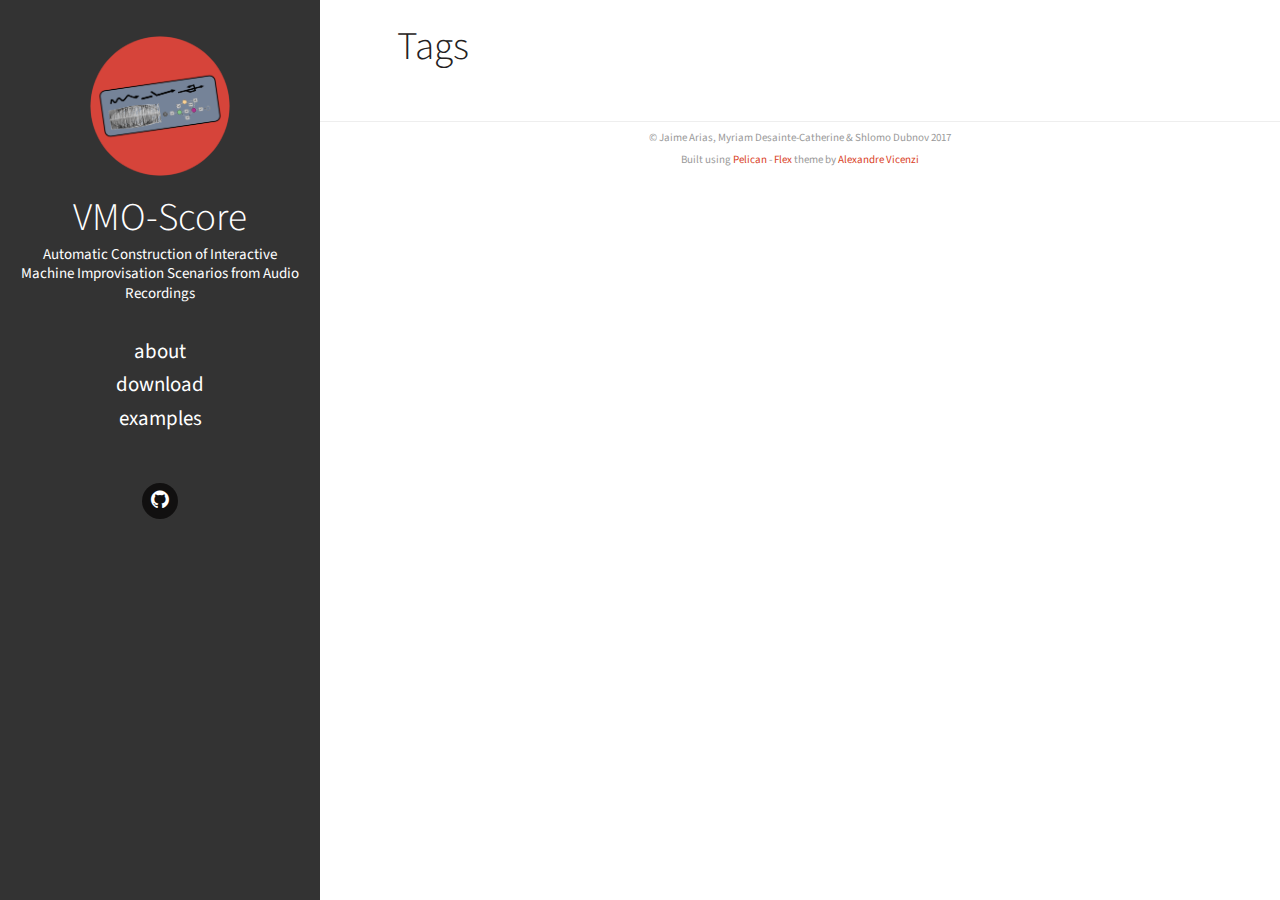
<file: tags.html>
<!DOCTYPE html>
<html lang="en">
<head>
  <link href='//fonts.googleapis.com/css?family=Source+Sans+Pro:300,400,700,400italic' rel='stylesheet' type='text/css'>

    <link rel="stylesheet" type="text/css" href="https://vmo-score.github.io/theme/stylesheet/style.min.css">

  <link rel="stylesheet" type="text/css" href="https://vmo-score.github.io/theme/pygments/github.min.css">
  <link rel="stylesheet" type="text/css" href="https://vmo-score.github.io/theme/font-awesome/css/font-awesome.min.css">


    <link href="https://vmo-score.github.io/feeds/all.atom.xml" type="application/atom+xml" rel="alternate" title="Interactive Machine Improvisation Scenarios Atom">


    <link rel="shortcut icon" href="/theme/img/favicon.ico" type="image/x-icon">
    <link rel="icon" href="/theme/img/favicon.ico" type="image/x-icon">

  <meta charset="utf-8" />
  <meta name="viewport" content="width=device-width, initial-scale=1.0" />
  <meta name="robots" content="" />


    <meta name="author" content="Jaime Arias, Myriam Desainte-Catherine &amp; Shlomo Dubnov" />
    <meta name="description" content="" />
<meta property="og:site_name" content="Interactive Machine Improvisation Scenarios"/>
<meta property="og:type" content="blog"/>
<meta property="og:title" content="Interactive Machine Improvisation Scenarios"/>
<meta property="og:description" content=""/>
<meta property="og:locale" content="en_US"/>
<meta property="og:url" content="https://vmo-score.github.io"/>

  <title>Interactive Machine Improvisation Scenarios &ndash; Tags</title>
</head>
<body>
  <aside>
    <div>
      <a href="https://vmo-score.github.io">
        <img src="https://vmo-score.github.io/theme/img/profile.png" alt="VMO-Score" title="VMO-Score">
      </a>
      <h1><a href="https://vmo-score.github.io">VMO-Score</a></h1>
<p>Automatic Construction of Interactive Machine Improvisation
                  Scenarios from Audio Recordings</p>      <nav>
        <ul class="list">
          <li><a href="https://vmo-score.github.io/">About</a></li>
          <li><a href="https://vmo-score.github.io/download.html">Download</a></li>
          <li><a href="https://vmo-score.github.io/examples.html">Examples</a></li>
        </ul>
      </nav>
      <ul class="social">
        <li><a class="sc-github" href="https://github.com/vmo-score/vmo-score" target="_blank"><i class="fa fa-github"></i></a></li>
      </ul>
    </div>
  </aside>
  <main>

<article>
  <header>
    <h1>Tags</h1>
  </header>
  <div>
    <ul class="list">    </ul>
  </div>
</article>

    <footer>
        <p>&copy; Jaime Arias, Myriam Desainte-Catherine &amp; Shlomo Dubnov 2017</p>
<p>Built using <a href="http://getpelican.com" target="_blank">Pelican</a> - <a href="https://github.com/alexandrevicenzi/flex" target="_blank">Flex</a> theme by <a href="http://alexandrevicenzi.com" target="_blank">Alexandre Vicenzi</a></p>    </footer>
  </main>





</body>
</html>
</file>
